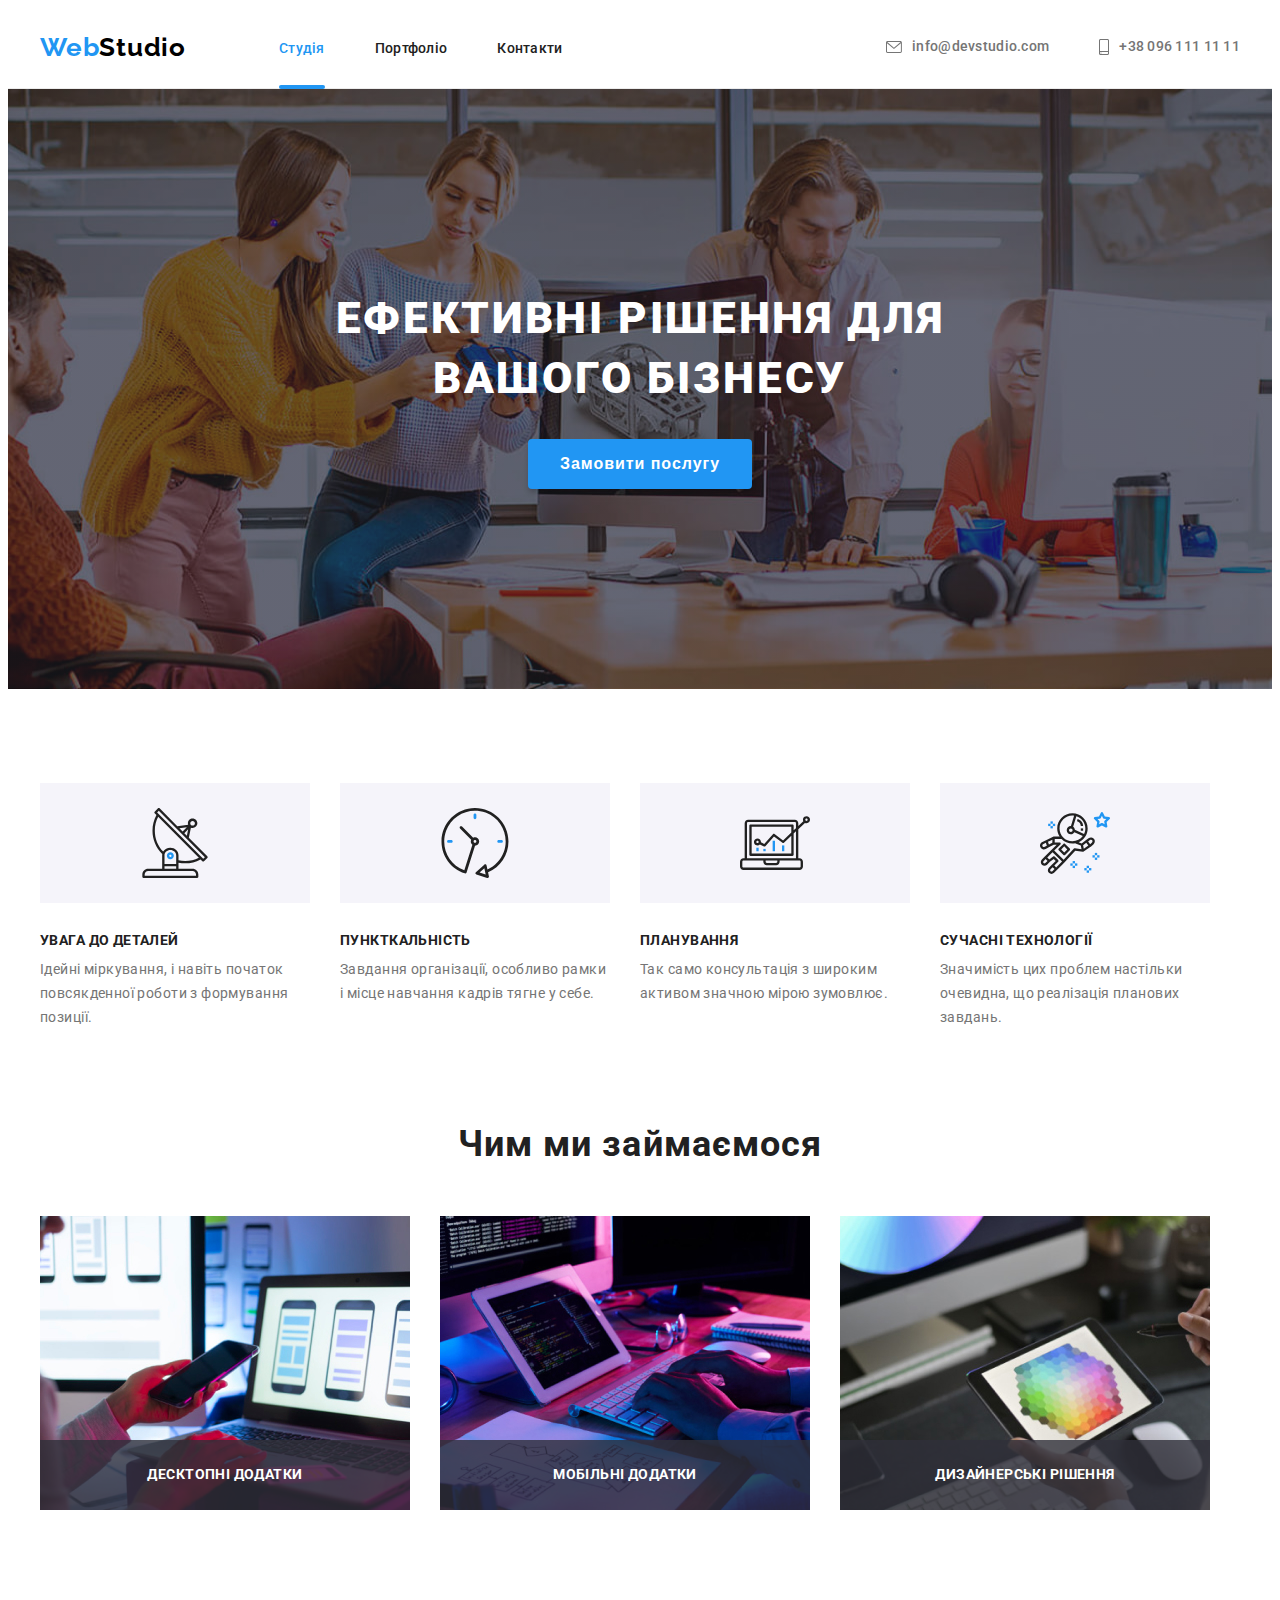
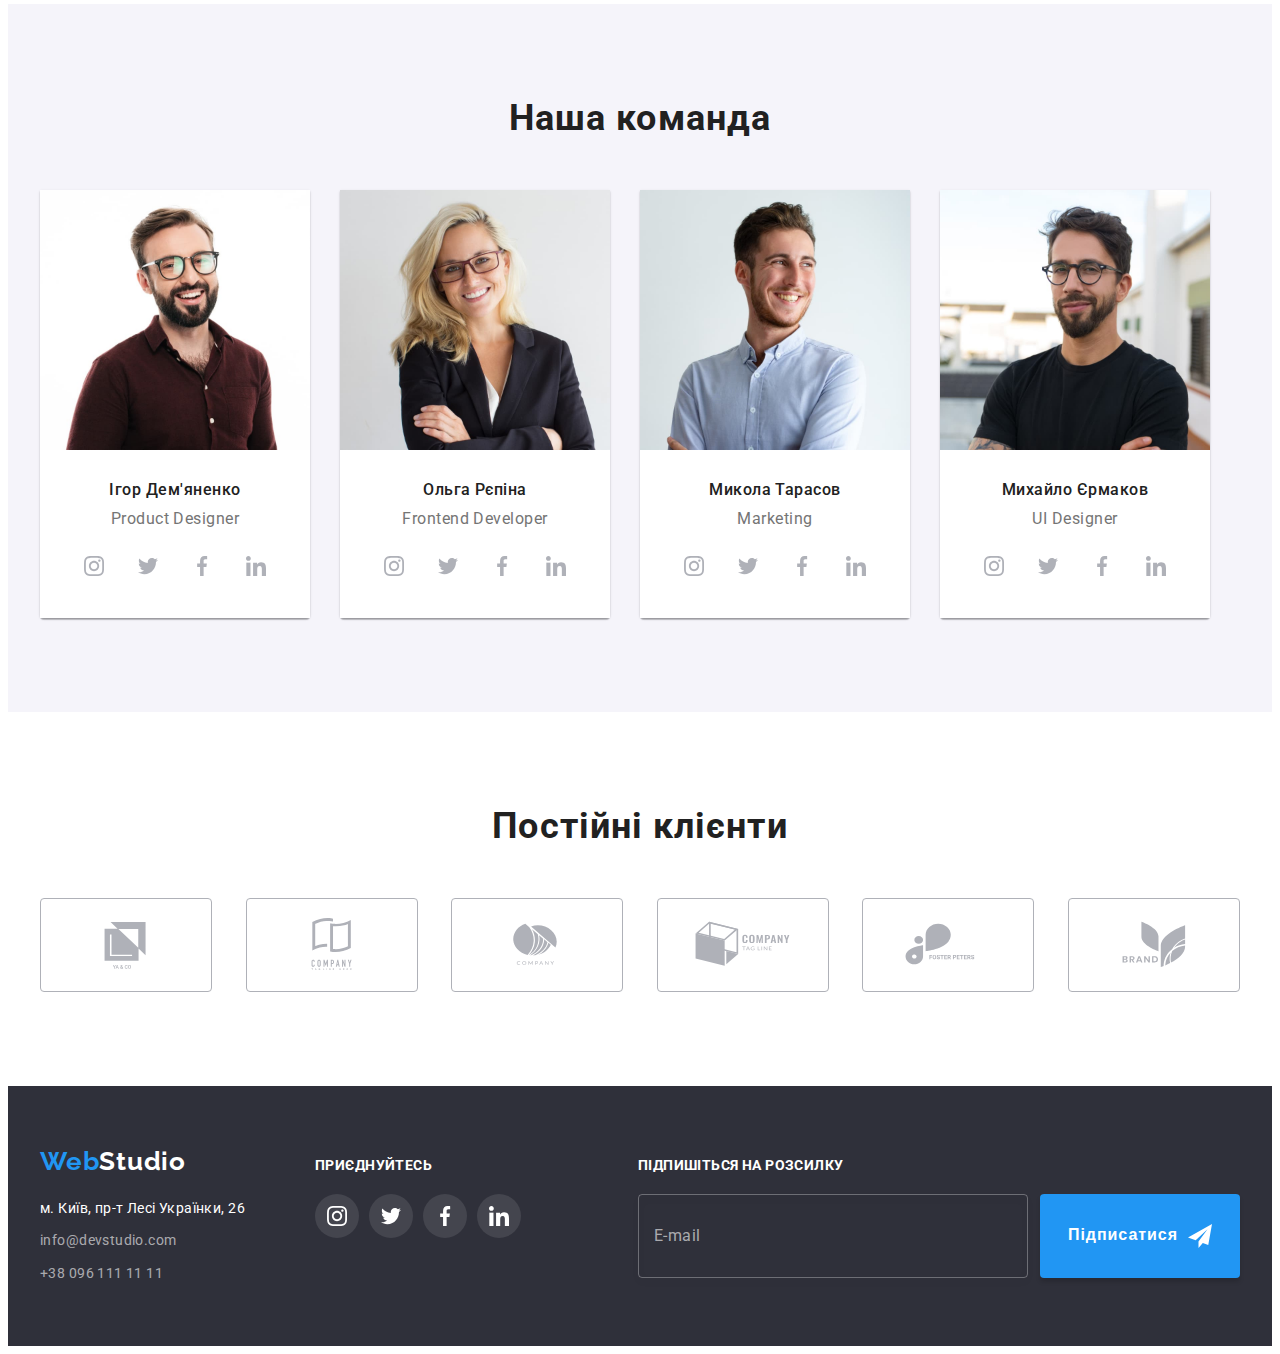
<file: index.html>
<!DOCTYPE html>
<html lang="uk">
<head>
    <meta charset="UTF-8">
    <meta http-equiv="X-UA-Compatible" content="IE=edge">
    <meta name="viewport" content="width=device-width, initial-scale=1.0">
    <link rel="preconnect" href="https://fonts.googleapis.com">
    <link rel="preconnect" href="https://fonts.gstatic.com" crossorigin>
    <link 
        href="https://fonts.googleapis.com/css2?family=Raleway:wght@700&family=Roboto:wght@400;500;700;900&display=swap"
        rel="stylesheet">
    <link rel="stylesheet" href="https://cdnjs.cloudflare.com/ajax/libs/modern-normalize/1.1.0/modern-normalize.min.css"
        integrity="sha512-wpPYUAdjBVSE4KJnH1VR1HeZfpl1ub8YT/NKx4PuQ5NmX2tKuGu6U/JRp5y+Y8XG2tV+wKQpNHVUX03MfMFn9Q=="
        crossorigin="anonymous" referrerpolicy="no-referrer" />
    <link rel="stylesheet" href="./css/styles.css">

    <link rel="apple-touch-icon" sizes="180x180" href="./img/favicon_io/apple-touch-icon.png">
    <link rel="icon" type="image/png" sizes="32x32" href="./img/favicon_io/favicon-32x32.png">
    <link rel="icon" type="image/png" sizes="16x16" href="./img/favicon_io/favicon-16x16.png">
    <link rel="manifest" href="./img/favicon_io/site.webmanifest">

    <title>WebStudio</title>
</head>
<body>
    <header class="header">
        <div class="container header-cont">
            <nav class="nav-cont">    
                <a class="logo" href="./index.html" lang="en"><span class="logo-blue-part">Web</span>Studio</a>
                <ul class="nav-list">
                    <li class="nav-list-item"><a class="nav-list-link current" href="./index.html">Студія</a></li>
                    <li class="nav-list-item"><a class="nav-list-link" href="./portfolio.html">Портфоліо</a></li>
                    <li class="nav-list-item"><a class="nav-list-link" href="#contacts">Контакти</a></li>
                </ul>  
            </nav>
            <ul class="contact-list">
                <li class="contact-list-item">
                    <a class="nav-contacts" href="mailto:info@devstudio.com">
                        <svg class="contact-list-icon" width="16" height="12">
                            <use href="./img/sprite.svg#envelope"></use>
                        </svg>
                        info@devstudio.com
                    </a>
                </li>
                <li class="contact-list-item">
                    <a class="nav-contacts" href="tel:+380961111111">
                        <svg class="contact-list-icon" width="10" height="16">
                            <use href="./img/sprite.svg#smartphone"></use>
                        </svg>
                        +38 096 111 11 11
                    </a>
                </li>
            </ul>
        </div>
    </header>  
 
    <main>
        <section class="hero">
            <div class="hero-cont">
                <h1 class="hero-title">Ефективні рішення для вашого бізнесу</h1>
                <button class="hero-btn" type="button" data-modal-open>Замовити послугу</button>              
            </div>
        </section>
        
        <section class="section">
            <div class="container">
                <h2 class="title-ghost">Наші особливості</h2>
                <ul class="advantages-list">
                    <li class="advantages-item">
                        <div class="advantages-cont-icon">
                            <svg class="advantages-icon" width="70" height="70">
                                <use href="./img/sprite.svg#antenna"></use>
                            </svg>
                        </div>
                        <h3 class="title-advantages">Увага до деталей</h3>
                        <p class="about-advantages">Ідейні міркування, і навіть початок повсякденної роботи з формування позиції.</p>
                    </li>
                    <li class="advantages-item">
                        <div class="advantages-cont-icon">
                            <svg class="advantages-icon" width="70" height="70">
                                <use href="./img/sprite.svg#clock"></use>
                            </svg>
                        </div>
                        <h3 class="title-advantages">Пункткальність</h3>
                        <p class="about-advantages">Завдання організації, особливо рамки і місце навчання кадрів тягне у себе.</p>
                    </li>
                    <li class="advantages-item">
                        <div class="advantages-cont-icon">
                            <svg class="advantages-icon" width="70" height="70">
                                <use href="./img/sprite.svg#diagram"></use>
                            </svg>
                        </div>
                        <h3 class="title-advantages">Планування</h3>
                        <p class="about-advantages">Так само консультація з широким активом значною мірою зумовлює.</p>
                    </li>
                    <li class="advantages-item">
                        <div class="advantages-cont-icon">
                            <svg class="advantages-icon" width="70" height="70">
                                <use href="./img/sprite.svg#astronaut"></use>
                            </svg>
                        </div>
                        <h3 class="title-advantages">Сучасні технології</h3>
                        <p class="about-advantages">Значимість цих проблем настільки очевидна, що реалізація планових завдань.</p>
                    </li>
                </ul>
            </div>
        </section>

        <section class="section work-section">            
            <div class="container">
                <h2 class="title-work">Чим ми займаємося</h2>
                <ul class="work-list">
                    <li class="work-item">
                        <div class="work-thumb">
                            <img class="work-item-img" src="./img/img_2.jpg" alt="фото робочого процесу" width="370" height="294">
                            <div class="work-item-about-wrap">
                                <p class="work-item-about">Десктопні додатки</p>
                            </div>
                        </div>
                    </li>
                    <li class="work-item">
                        <div class="work-thumb">
                            <img class="work-item-img" src="./img/img_1.jpg" alt="фото робочого процесу" width="370" height="294">
                            <div class="work-item-about-wrap">
                                <p class="work-item-about">Мобільні додатки</p>
                            </div>
                        </div>
                    </li>
                    <li class="work-item">
                        <div class="work-thumb">
                            <img class="work-item-img" src="./img/img_3.jpg" alt="фото робочого процесу" width="370" height="294">
                            <div class="work-item-about-wrap">
                                <p class="work-item-about">Дизайнерські рішення</p>
                            </div>
                        </div>
                    </li>
                </ul> 
            </div>           
        </section>

        <section class="section our-team-section">
            <div class="container">
                <h2 class="title-our-team">Наша команда</h2>
                <ul class="our-team-list">
                    <li class="our-team-item">
                        <img src="./img/photos_our_team/photo_1.jpg" alt="фото працівника Ігор Дем'яненко"
                        width="270"
                        height="260">
                        <div class="our-team-item-cont">
                            <h3 class="title-our-team-name">Ігор Дем'яненко</h3>
                            <p class="our-team-position" lang="en">Product Designer</p>
                            <ul class="our-team-social-links-list">
                                <li class="our-team-social-links-item">
                                    <a class="our-team-social-links-link" href="https://www.instagram.com/" target="_blank" rel="noreferrer noopener">
                                        <svg class="our-team-social-links-icon" width="20" height="20">
                                            <use href="./img/sprite.svg#instagram"></use>
                                        </svg>
                                    </a>
                                </li>
                                <li class="our-team-social-links-item">
                                    <a class="our-team-social-links-link" href="https://twitter.com" target="_blank" rel="noreferrer noopener">
                                        <svg class="our-team-social-links-icon" width="20" height="20">
                                            <use href="./img/sprite.svg#twitter"></use>
                                        </svg>
                                    </a>
                                </li>
                                <li class="our-team-social-links-item">
                                    <a class="our-team-social-links-link" href="https://www.facebook.com/" target="_blank" rel="noreferrer noopener">
                                        <svg class="our-team-social-links-icon" width="20" height="20">
                                            <use href="./img/sprite.svg#facebook"></use>
                                        </svg>
                                    </a>
                                </li>
                                <li class="our-team-social-links-item">
                                    <a class="our-team-social-links-link" href="https://www.linkedin.com/" target="_blank" rel="noreferrer noopener">
                                        <svg class="our-team-social-links-icon" width="20" height="20">
                                            <use href="./img/sprite.svg#linkedin"></use>
                                        </svg>
                                    </a>
                                </li>
                            </ul>
                        </div>
                    </li>
                    <li class="our-team-item">
                        <img src="./img/photos_our_team/photo_2.jpg" alt="фото працівника Ольга Рєпіна"
                        width="270"
                        height="260">
                        <div class="our-team-item-cont">
                            <h3 class="title-our-team-name">Ольга Рєпіна</h3>
                            <p class="our-team-position" lang="en">Frontend Developer</p>
                            <ul class="our-team-social-links-list">
                                <li class="our-team-social-links-item">
                                    <a class="our-team-social-links-link" href="https://www.instagram.com/" target="_blank" rel="noreferrer noopener">
                                        <svg class="our-team-social-links-icon" width="20" height="20">
                                            <use href="./img/sprite.svg#instagram"></use>
                                        </svg>
                                    </a>
                                </li>
                                <li class="our-team-social-links-item">
                                    <a class="our-team-social-links-link" href="https://twitter.com" target="_blank" rel="noreferrer noopener">
                                        <svg class="our-team-social-links-icon" width="20" height="20">
                                            <use href="./img/sprite.svg#twitter"></use>
                                        </svg>
                                    </a>
                                </li>
                                <li class="our-team-social-links-item">
                                    <a class="our-team-social-links-link" href="https://www.facebook.com/" target="_blank" rel="noreferrer noopener">
                                        <svg class="our-team-social-links-icon" width="20" height="20">
                                            <use href="./img/sprite.svg#facebook"></use>
                                        </svg>
                                    </a>
                                </li>
                                <li class="our-team-social-links-item">
                                    <a class="our-team-social-links-link" href="https://www.linkedin.com/" target="_blank" rel="noreferrer noopener">
                                        <svg class="our-team-social-links-icon" width="20" height="20">
                                            <use href="./img/sprite.svg#linkedin"></use>
                                        </svg>
                                    </a>
                                </li>
                            </ul>
                        </div>
                    </li>
                    <li class="our-team-item">
                        <img src="./img/photos_our_team/photo_3.jpg" alt="фото працівника Микола Тарасов"
                        width="270"
                        height="260">
                        <div class="our-team-item-cont">
                            <h3 class="title-our-team-name">Микола Тарасов</h3>
                            <p class="our-team-position" lang="en">Marketing</p>
                            <ul class="our-team-social-links-list">
                                <li class="our-team-social-links-item">
                                    <a class="our-team-social-links-link" href="https://www.instagram.com/" target="_blank" rel="noreferrer noopener">
                                        <svg class="our-team-social-links-icon" width="20" height="20">
                                            <use href="./img/sprite.svg#instagram"></use>
                                        </svg>
                                    </a>
                                </li>
                                <li class="our-team-social-links-item">
                                    <a class="our-team-social-links-link" href="https://twitter.com" target="_blank" rel="noreferrer noopener">
                                        <svg class="our-team-social-links-icon" width="20" height="20">
                                            <use href="./img/sprite.svg#twitter"></use>
                                        </svg>
                                    </a>
                                </li>
                                <li class="our-team-social-links-item">
                                    <a class="our-team-social-links-link" href="https://www.facebook.com/" target="_blank" rel="noreferrer noopener">
                                        <svg class="our-team-social-links-icon" width="20" height="20">
                                            <use href="./img/sprite.svg#facebook"></use>
                                        </svg>
                                    </a>
                                </li>
                                <li class="our-team-social-links-item">
                                    <a class="our-team-social-links-link" href="https://www.linkedin.com/" target="_blank" rel="noreferrer noopener">
                                        <svg class="our-team-social-links-icon" width="20" height="20">
                                            <use href="./img/sprite.svg#linkedin"></use>
                                        </svg>
                                    </a>
                                </li>
                            </ul>
                        </div>
                    </li>
                    <li class="our-team-item">
                        <img src="./img/photos_our_team/photo_4.jpg" alt="фото працівника Михайло Єрмаков"
                        width="270"
                        height="260">
                        <div class="our-team-item-cont">
                            <h3 class="title-our-team-name">Михайло Єрмаков</h3>
                            <p class="our-team-position" lang="en">UI Designer</p>
                            <ul class="our-team-social-links-list">
                                <li class="our-team-social-links-item">
                                    <a class="our-team-social-links-link" href="https://www.instagram.com/" target="_blank" rel="noreferrer noopener">
                                        <svg class="our-team-social-links-icon" width="20" height="20">
                                            <use href="./img/sprite.svg#instagram"></use>
                                        </svg>
                                    </a>
                                </li>
                                <li class="our-team-social-links-item">
                                    <a class="our-team-social-links-link" href="https://twitter.com" target="_blank" rel="noreferrer noopener">
                                        <svg class="our-team-social-links-icon" width="20" height="20">
                                            <use href="./img/sprite.svg#twitter"></use>
                                        </svg>
                                    </a>
                                </li>
                                <li class="our-team-social-links-item">
                                    <a class="our-team-social-links-link" href="https://www.facebook.com/" target="_blank" rel="noreferrer noopener">
                                        <svg class="our-team-social-links-icon" width="20" height="20">
                                            <use href="./img/sprite.svg#facebook"></use>
                                        </svg>
                                    </a>
                                </li>
                                <li class="our-team-social-links-item">
                                    <a class="our-team-social-links-link" href="https://www.linkedin.com/" target="_blank" rel="noreferrer noopener">
                                        <svg class="our-team-social-links-icon" width="20" height="20">
                                            <use href="./img/sprite.svg#linkedin"></use>
                                        </svg>
                                    </a>
                                </li>
                            </ul>
                        </div>
                    </li>
                </ul>
            </div>

        </section>

        <section class="section">
            <div class="container">
                <h2 class="title-clients">Постійні клієнти</h2>
                <ul class="clients-list">
                    <li>
                        <a class="clients-link" href="#">
                            <svg class="clients-icon" width="108" height="60">
                                <use href="./img/sprite.svg#logo-1"></use>
                            </svg>
                        </a>
                    </li>
                    <li>
                        <a class="clients-link" href="#">
                            <svg class="clients-icon" width="108" height="60">
                                <use href="./img/sprite.svg#logo-2"></use>
                            </svg>
                        </a>
                    </li>
                    <li>
                        <a class="clients-link" href="#">
                            <svg class="clients-icon" width="108" height="60">
                                <use href="./img/sprite.svg#logo-3"></use>
                            </svg>
                        </a>
                    </li>
                    <li>
                        <a class="clients-link" href="#">
                            <svg class="clients-icon" width="108" height="60">
                                <use href="./img/sprite.svg#logo-4"></use>
                            </svg>
                        </a>
                    </li>
                    <li>
                        <a class="clients-link" href="#">
                            <svg class="clients-icon" width="108" height="60">
                                <use href="./img/sprite.svg#logo-5"></use>
                            </svg>
                        </a>
                    </li>
                    <li>
                        <a class="clients-link" href="#">
                            <svg class="clients-icon" width="108" height="60">
                                <use href="./img/sprite.svg#logo-6"></use>
                            </svg>
                        </a>
                    </li>
                </ul>
            </div>
        </section>

    </main>

    <footer class="footer">
        <div class="container">
            <div class="left-wrap">
                <a class="logo logo-footer" href="./index.html" lang="en"><span class="logo-blue-part">Web</span>Studio</a>
                <address id="contacts">
                    <ul>
                        <li class="addr-item"><a class="adrs-location" href="https://goo.gl/maps/pZ8tC1NnmDL2XRqE7" 
                            target="_blank" 
                            rel="noopener noreferrel"
                            > м. Київ, пр-т Лесі Українки, 26</a>
                        </li>
                        <li class="addr-item"><a class="adrs-cont" href="mailto:info@devstudio.com">info@devstudio.com</a></li>
                        <li class="addr-item"><a class="adrs-cont" href="tel:+380961111111">+38 096 111 11 11</a></li>
                    </ul>
                </address>
            </div>
            <div class="center-wrap">
                <b class="title-social-links wrap-title">Приєднуйтесь</b>
                <ul class="footer-social-links-list">
                    <li class="footer-social-links-item">
                        <a class="footer-social-links-link" href="https://www.instagram.com/" target="_blank"
                            rel="noreferrer noopener">
                            <svg class="footer-social-links-icon" width="20" height="20">
                                <use href="./img/sprite.svg#instagram"></use>
                            </svg>
                        </a>
                    </li>
                    <li class="footer-social-links-item">
                        <a class="footer-social-links-link" href="https://twitter.com" target="_blank" rel="noreferrer noopener">
                            <svg class="footer-social-links-icon" width="20" height="20">
                                <use href="./img/sprite.svg#twitter"></use>
                            </svg>
                        </a>
                    </li>
                    <li class="footer-social-links-item">
                        <a class="footer-social-links-link" href="https://www.facebook.com/" target="_blank"
                            rel="noreferrer noopener">
                            <svg class="footer-social-links-icon" width="20" height="20">
                                <use href="./img/sprite.svg#facebook"></use>
                            </svg>
                        </a>
                    </li>
                    <li class="footer-social-links-item">
                        <a class="footer-social-links-link" href="https://www.linkedin.com/" target="_blank"
                            rel="noreferrer noopener">
                            <svg class="footer-social-links-icon" width="20" height="20">
                                <use href="./img/sprite.svg#linkedin"></use>
                            </svg>
                        </a>
                    </li>
                </ul>
            </div>
            <div class="right-wrap">
                <form class="subscription-form">
                    <b class="subscription-form-title wrap-title">Підпишіться на розсилку</b>
                    <div class="subscription-form-field-wrap">
                        <label class="subscription-form-field">
                            <input class="subscription-form-input" type="email" name="user_email" required autocomplete="off" placeholder=" ">
                            <span class="subscription-form-label">E-mail</span>
                        </label>
                        <button class="subscription-form-submit-btn" type="submit">
                            Підписатися
                            <svg class="subscription-form-submit-icon" width="24" height="24">
                                <use href="./img/sprite.svg#icon-send"></use>
                            </svg>                
                        </button> 
                    </div>                   
                </form>

            </div>
        </div>
    </footer>

    <div class="backdrop is-hidden" data-modal>
        <div class="modal">
            <button type="button" class="modal-close-btn" data-modal-close>
                <svg class="modal-close-icon" width="18" height="18">
                    <use href="./img/sprite.svg#close-icon"></use>
                </svg>
            </button>

            <form class="contact-form">
            
                <b class="contact-form-title">Залиште свої дані, ми вам передзвонимо</b>
            
                <label class="contact-form-field">
                    <span class="contact-form-label">Ім'я</span>
                    <input class="contact-form-input" name="user_name" type="text" required autocomplete="off" placeholder=" ">                    
                    <svg class="contact-form-icon" width="18" height="18">
                        <use href="./img/sprite.svg#person"></use>
                    </svg>
                </label>
            
                <label class="contact-form-field">
                    <span class="contact-form-label">Телефон</span>
                    <input class="contact-form-input" name="user_tel" type="tel" required autocomplete="off" placeholder=" ">
                    <svg class="contact-form-icon" width="18" height="18">
                        <use href="./img/sprite.svg#phone"></use>
                    </svg>
                </label>

                <label class="contact-form-field">
                    <span class="contact-form-label">Пошта</span>
                    <input class="contact-form-input" name="user_email" type="email" required autocomplete="off" placeholder=" ">
                    <svg class="contact-form-icon" width="18" height="18">
                        <use href="./img/sprite.svg#email"></use>
                    </svg>
                </label>
            
                <label class="contact-form-field">
                    <span class="contact-form-label contact-form-label-message">Коментар</span>
                    <textarea class="contact-form-message" name="user_message" placeholder=" "></textarea>                                  
                </label>
            
                <label class="contact-form-checkbox-field">
                    <input class="contact-form-checkbox" name="accept_policy" type="checkbox" required>
                    <svg class="contact-form-icon-check" width="16" height="16">
                        <use href="./img/sprite.svg#full-check"></use>
                    </svg>
                    <span class="contact-form-checkbox-label">
                        Погоджуюся з розсилкою та приймаю <a href="">Умови договору</a>
                    </span>
                </label>
            
                <button class="contact-form-submit-btn" type="submit">Відправити</button>
            </form>





        </div>
    </div>

    <script src="./js/modal.js"></script>

</body>
</html>
</file>
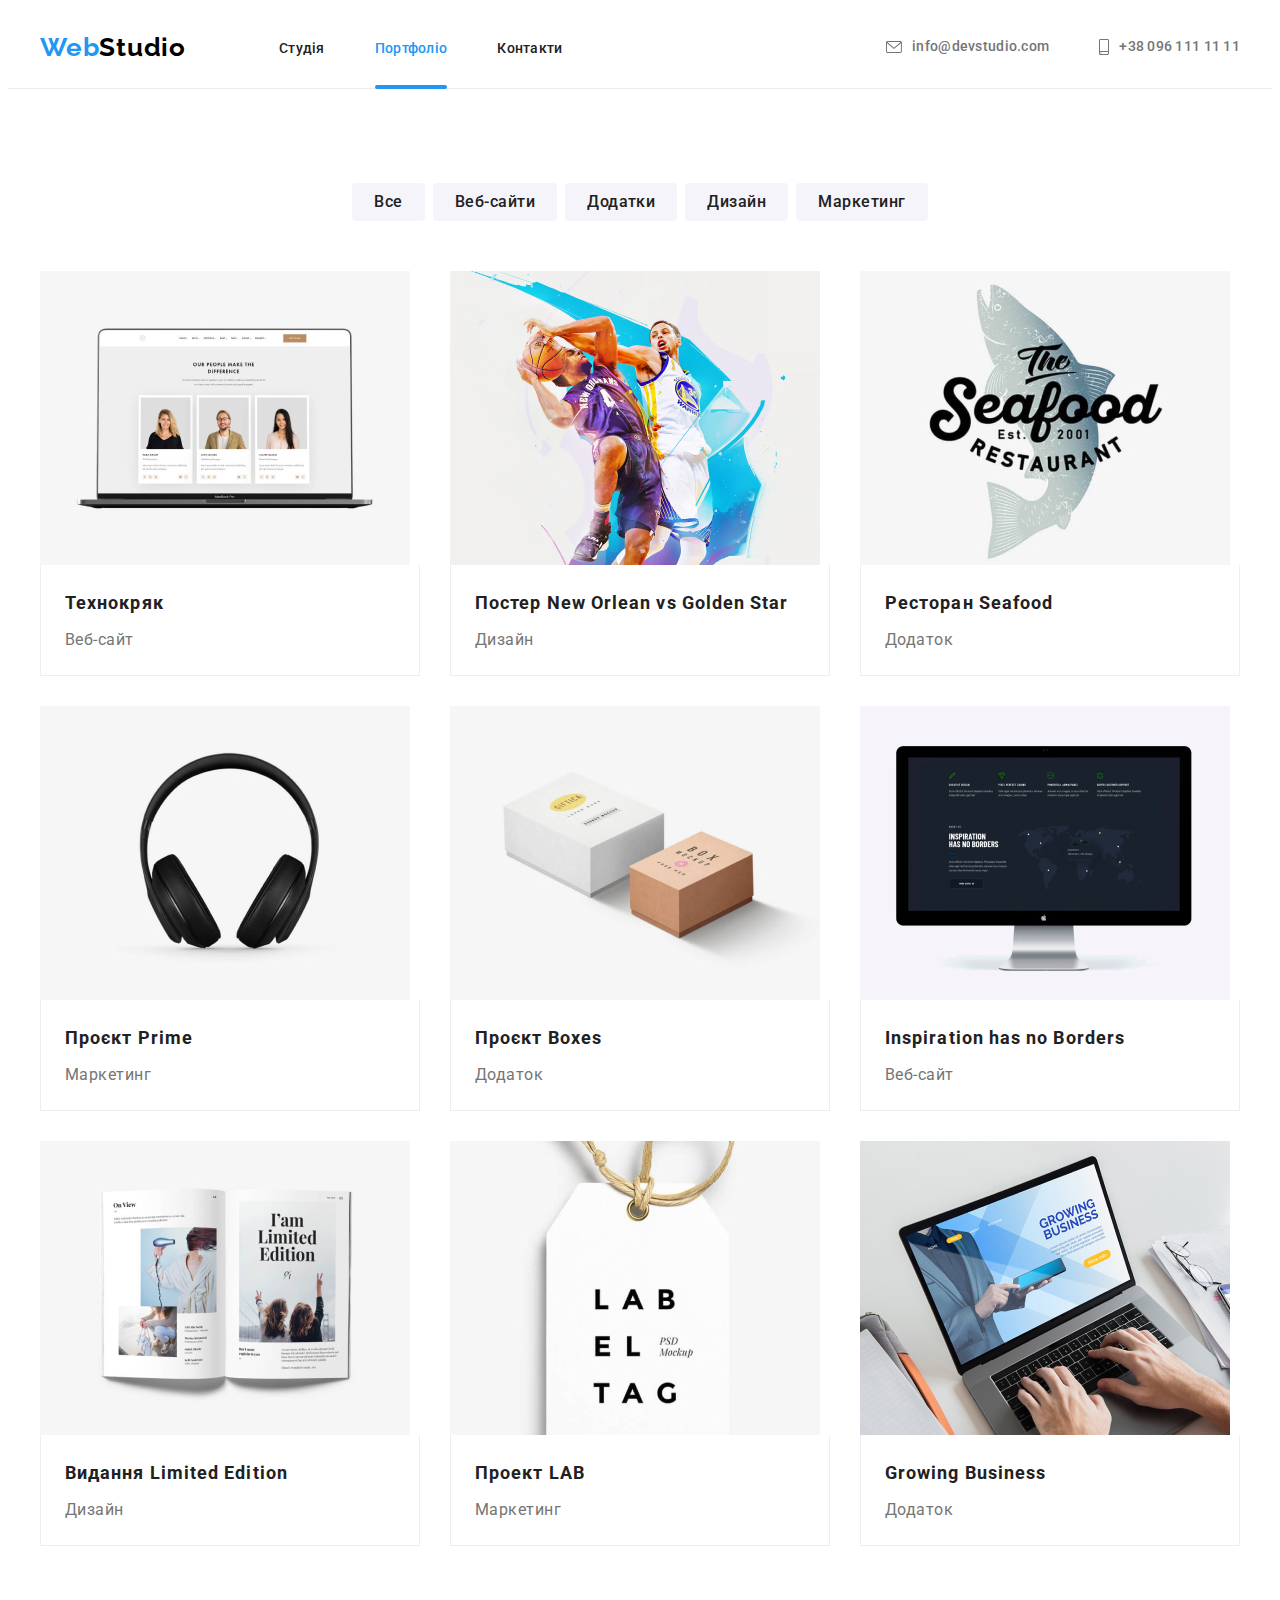
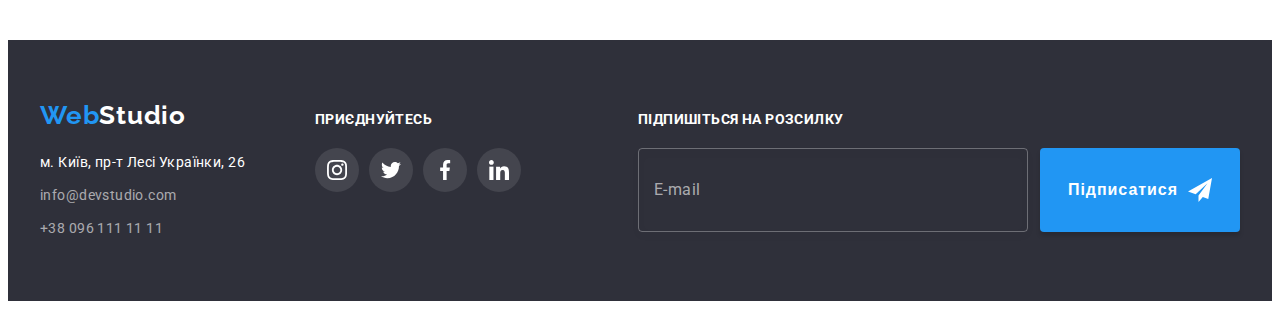
<file: portfolio.html>
<!DOCTYPE html>
<html lang="uk">
<head>
    <meta charset="UTF-8">
    <meta http-equiv="X-UA-Compatible" content="IE=edge">
    <meta name="viewport" content="width=device-width, initial-scale=1.0">
    <link rel="preconnect" href="https://fonts.googleapis.com">
    <link rel="preconnect" href="https://fonts.gstatic.com" crossorigin>
    <link
        href="https://fonts.googleapis.com/css2?family=Raleway:wght@700&family=Roboto:wght@400;500;700;900&display=swap"
        rel="stylesheet">
    <link rel="stylesheet" href="https://cdnjs.cloudflare.com/ajax/libs/modern-normalize/1.1.0/modern-normalize.min.css"
        integrity="sha512-wpPYUAdjBVSE4KJnH1VR1HeZfpl1ub8YT/NKx4PuQ5NmX2tKuGu6U/JRp5y+Y8XG2tV+wKQpNHVUX03MfMFn9Q=="
        crossorigin="anonymous" referrerpolicy="no-referrer" />
    <link rel="stylesheet" href="./css/styles.css">

    <link rel="apple-touch-icon" sizes="180x180" href="./img/favicon_io/apple-touch-icon.png">
    <link rel="icon" type="image/png" sizes="32x32" href="./img/favicon_io/favicon-32x32.png">
    <link rel="icon" type="image/png" sizes="16x16" href="./img/favicon_io/favicon-16x16.png">
    <link rel="manifest" href="./img/favicon_io/site.webmanifest">

    <title>WebStudio</title>
</head>
<body>
    <header class="header">
        <div class="container header-cont">
            <nav class="nav-cont">
                <a class="logo" href="./index.html" lang="en"><span class="logo-blue-part">Web</span>Studio</a>
                <ul class="nav-list">
                    <li class="nav-list-item"><a class="nav-list-link" href="./index.html">Студія</a></li>
                    <li class="nav-list-item"><a class="nav-list-link current" href="./portfolio.html">Портфоліо</a></li>
                    <li class="nav-list-item"><a class="nav-list-link" href="#contacts">Контакти</a></li>
                </ul>
            </nav>
            <ul class="contact-list">
                <li class="contact-list-item">
                    <a class="nav-contacts" href="mailto:info@devstudio.com">
                        <svg class="contact-list-icon" width="16" height="12">
                            <use href="./img/sprite.svg#envelope"></use>
                        </svg>
                        info@devstudio.com
                    </a>
                </li>
                <li class="contact-list-item">
                    <a class="nav-contacts" href="tel:+380961111111">
                        <svg class="contact-list-icon" width="10" height="16">
                            <use href="./img/sprite.svg#smartphone"></use>
                        </svg>
                        +38 096 111 11 11
                    </a>
                </li>
            </ul>
        </div>
    </header>
    
    <main>
        <section class="section">
            <div class="container">
                <h1 class="title-ghost">Приклади наших робіт</h1>
                <ul class="filters-list">
                    <li class="filters-list-item"><button class="btn-filters" type="button">Все</button></li>
                    <li class="filters-list-item"><button class="btn-filters" type="button">Веб-сайти</button></li>
                    <li class="filters-list-item"><button class="btn-filters" type="button">Додатки</button></li>
                    <li class="filters-list-item"><button class="btn-filters" type="button">Дизайн</button></li>
                    <li class="filters-list-item"><button class="btn-filters" type="button">Маркетинг</button></li>
                </ul>
    
                <ul class="portfolio">
                    
                    <li class="portfolio-item">
                        <a class="portfolio-item-link" href="#">
                            <div class="portfolio-thumb">
                                <img src="./img/portfolio/img.jpg" alt="сторінка веб-сайту"
                                Width="370"
                                Height="294">
                                <div class="portfolio-overlay">
                                    <p class="portfolio-item-about">Ресурс пропонує комплексні пропозиції з різним рівнем функціоналу та сервісів. Все це дозволить відвідувачу отримати
                                    вичерпні відомості про компанію чи приватну особу.</p>
                                </div>
                            </div>
                            <div class="portfolio-item-cont">
                                <h2 class="title-examples-work" >Технокряк</h2>
                                <p class="examples-work-types">Веб-сайт</p>
                            </div>
                        </a>
                    </li>
                    <li class="portfolio-item">
                        <a class="portfolio-item-link" href="#">
                            <div class="portfolio-thumb">
                                <img src="./img/portfolio/img-1.jpg" alt="постер з двома баскетболістами" Width="370" Height="294">
                                <div class="portfolio-overlay">
                                    <p class="portfolio-item-about">Lorem ipsum dolor sit amet consectetur, adipisicing elit. Totam sed doloribus illum nisi. Illum corporis iste, mollitia quasi sit in ipsa vel.</p>
                                </div>
                            </div>
                            <div class="portfolio-item-cont">
                                <h2 class="title-examples-work">Постер <span lang="en"> New Orlean vs Golden Star</span></h2>
                                <p class="examples-work-types">Дизайн</p>
                            </div>                                                       
                        </a>
                    </li>
                    <li class="portfolio-item">
                        <a class="portfolio-item-link" href="#">
                            <div class="portfolio-thumb">
                                <img src="./img/portfolio/img-2.jpg" alt="реклама ресторану" Width="370" Height="294">
                                <div class="portfolio-overlay">
                                    <p class="portfolio-item-about">Lorem ipsum dolor sit amet consectetur, adipisicing elit. Totam sed doloribus
                                        illum nisi. Illum corporis iste, mollitia quasi sit in ipsa vel.</p>
                                </div>
                            </div>                            
                            <div class="portfolio-item-cont">
                                <h2 class="title-examples-work">Ресторан <span lang="en">Seafood</span></h2>
                                <p class="examples-work-types">Додаток</p>
                            </div>
                        </a>
                    </li>                        
                    <li class="portfolio-item">
                        <a class="portfolio-item-link" href="#">
                            <div class="portfolio-thumb">
                                <img src="./img/portfolio/img-3.jpg" alt="фото невушників" Width="370" Height="294">
                                <div class="portfolio-overlay">
                                    <p class="portfolio-item-about">Lorem ipsum dolor sit amet consectetur, adipisicing elit. Totam sed doloribus
                                        illum nisi. Illum corporis iste, mollitia quasi sit in ipsa vel.</p>
                                </div>
                            </div>                            
                            <div class="portfolio-item-cont">
                                <h2 class="title-examples-work">Проєкт <span lang="en">Prime</span></h2>
                                <p class="examples-work-types">Маркетинг</p>
                            </div>
                        </a>
                    </li>
                    <li class="portfolio-item">
                        <a class="portfolio-item-link" href="#">
                            <div class="portfolio-thumb">
                                <img src="./img/portfolio/img-4.jpg" alt="фото коробок" Width="370" Height="294">
                                <div class="portfolio-overlay">
                                    <p class="portfolio-item-about">Lorem ipsum dolor sit amet consectetur, adipisicing elit. Totam sed doloribus
                                        illum nisi. Illum corporis iste, mollitia quasi sit in ipsa vel.</p>
                                </div>
                            </div>                            
                            <div class="portfolio-item-cont">
                                <h2 class="title-examples-work">Проєкт <span lang="en">Boxes</span></h2>
                                <p class="examples-work-types">Додаток</p>
                            </div>
                        </a>
                    </li>
                    <li class="portfolio-item">
                        <a class="portfolio-item-link" href="#">
                            <div class="portfolio-thumb">
                                <img src="./img/portfolio/img-5.jpg" alt="монітор з відкритим веб-сайтом" Width="370" Height="294">
                                <div class="portfolio-overlay">
                                    <p class="portfolio-item-about">Lorem ipsum dolor sit amet consectetur, adipisicing elit. Totam sed doloribus
                                        illum nisi. Illum corporis iste, mollitia quasi sit in ipsa vel.</p>
                                </div>
                            </div>                            
                            <div class="portfolio-item-cont">
                                <h2 class="title-examples-work" lang="en">Inspiration has no Borders</h2>
                                <p class="examples-work-types">Веб-сайт</p>
                            </div>
                        </a>
                    </li>          
                    <li class="portfolio-item">
                        <a class="portfolio-item-link" href="#">
                            <div class="portfolio-thumb">
                                <img src="./img/portfolio/img-6.jpg" alt="розгорнута книжка" Width="370" Height="294">
                                <div class="portfolio-overlay">
                                    <p class="portfolio-item-about">Lorem ipsum dolor sit amet consectetur, adipisicing elit. Totam sed doloribus
                                        illum nisi. Illum corporis iste, mollitia quasi sit in ipsa vel.</p>
                                </div>
                            </div>                            
                            <div class="portfolio-item-cont">
                                <h2 class="title-examples-work" >Видання <span lang="en">Limited Edition</span></h2>
                                <p class="examples-work-types">Дизайн</p>
                            </div>
                        </a>
                    </li>
                    <li class="portfolio-item">
                        <a class="portfolio-item-link" href="#">
                            <div class="portfolio-thumb">
                                <img src="./img/portfolio/img-7.jpg" alt="фото етикетки з рекламою" Width="370" Height="294">
                                <div class="portfolio-overlay">
                                    <p class="portfolio-item-about">Lorem ipsum dolor sit amet consectetur, adipisicing elit. Totam sed doloribus
                                        illum nisi. Illum corporis iste, mollitia quasi sit in ipsa vel.</p>
                                </div>
                            </div>                            
                            <div class="portfolio-item-cont">
                                <h2 class="title-examples-work" >Проект <span lang="en">LAB</span></h2>
                                <p class="examples-work-types">Маркетинг</p>
                            </div>
                        </a>
                    </li>
                    <li class="portfolio-item">
                        <a class="portfolio-item-link" href="#">
                            <div class="portfolio-thumb">
                                <img src="./img/portfolio/img-8.jpg" alt="ноутбук з відкритою програмою" Width="370" Height="294">
                                <div class="portfolio-overlay">
                                    <p class="portfolio-item-about">Lorem ipsum dolor sit amet consectetur, adipisicing elit. Totam sed doloribus
                                        illum nisi. Illum corporis iste, mollitia quasi sit in ipsa vel.</p>
                                </div>
                            </div>                            
                            <div class="portfolio-item-cont">
                                <h2 class="title-examples-work" lang="en">Growing Business</h2>
                                <p class="examples-work-types">Додаток</p>
                            </div>
                        </a>
                    </li>
                    
                </ul>

            </div>   
        </section>
        
    </main>
    
    <footer class="footer">
        <div class="container">
            <div class="left-wrap">
                <a class="logo logo-footer" href="./index.html" lang="en"><span class="logo-blue-part">Web</span>Studio</a>
                <address id="contacts">
                    <ul>
                        <li class="addr-item"><a class="adrs-location" href="https://goo.gl/maps/pZ8tC1NnmDL2XRqE7"
                                target="_blank" rel="noopener noreferrel"> м. Київ, пр-т Лесі Українки, 26</a>
                        </li>
                        <li class="addr-item"><a class="adrs-cont" href="mailto:info@devstudio.com">info@devstudio.com</a>
                        </li>
                        <li class="addr-item"><a class="adrs-cont" href="tel:+380961111111">+38 096 111 11 11</a></li>
                    </ul>
                </address>
            </div>
            <div class="center-wrap">
                <b class="title-social-links wrap-title">Приєднуйтесь</b>
                <ul class="footer-social-links-list">
                    <li class="footer-social-links-item">
                        <a class="footer-social-links-link" href="https://www.instagram.com/" target="_blank"
                            rel="noreferrer noopener">
                            <svg class="footer-social-links-icon" width="20" height="20">
                                <use href="./img/sprite.svg#instagram"></use>
                            </svg>
                        </a>
                    </li>
                    <li class="footer-social-links-item">
                        <a class="footer-social-links-link" href="https://twitter.com" target="_blank"
                            rel="noreferrer noopener">
                            <svg class="footer-social-links-icon" width="20" height="20">
                                <use href="./img/sprite.svg#twitter"></use>
                            </svg>
                        </a>
                    </li>
                    <li class="footer-social-links-item">
                        <a class="footer-social-links-link" href="https://www.facebook.com/" target="_blank"
                            rel="noreferrer noopener">
                            <svg class="footer-social-links-icon" width="20" height="20">
                                <use href="./img/sprite.svg#facebook"></use>
                            </svg>
                        </a>
                    </li>
                    <li class="footer-social-links-item">
                        <a class="footer-social-links-link" href="https://www.linkedin.com/" target="_blank"
                            rel="noreferrer noopener">
                            <svg class="footer-social-links-icon" width="20" height="20">
                                <use href="./img/sprite.svg#linkedin"></use>
                            </svg>
                        </a>
                    </li>
                </ul>
            </div>
            <div class="right-wrap">
                <form class="subscription-form">
                    <b class="subscription-form-title wrap-title">Підпишіться на розсилку</b>
                    <div class="subscription-form-field-wrap">
                        <label class="subscription-form-field">
                            <input class="subscription-form-input" type="email" name="user_email" required
                                autocomplete="off" placeholder=" ">
                            <span class="subscription-form-label">E-mail</span>
                        </label>
                        <button class="subscription-form-submit-btn" type="submit">
                            Підписатися
                            <svg class="subscription-form-submit-icon" width="24" height="24">
                                <use href="./img/sprite.svg#icon-send"></use>
                            </svg>
                        </button>
                    </div>
                </form>
    
            </div>
        </div>
    </footer>
    
</body>
</html>
</file>
<file: css/styles.css>
:root{
    /* font */
    --main-font: 'Roboto', sans-serif;
    --secondary-font: 'Raleway', sans-serif;

    /* color */
    --main-color: #212121;
    --black: #000000;
    --blue: #2196F3;
    --grey: #757575;;
    --white: #FFFFFF;
    --white-transparent: rgba(255, 255, 255, 0.6);
    --backgr-dark-grey:#2F303A;
    --backgr-light-grey: #F5F4FA;
    --backgr-btn-active: #188CE8 ;
    --icon-svg:#AFB1B8;
}

body{
    font-family: var(--main-font);
    color: var(--main-color);
}

h1,h2,h3,p {
    margin-top: 0;
    margin-bottom: 0;
}

ul {
    margin-top: 0;
    margin-bottom: 0;
    padding-left: 0;
    list-style: none;
}

img {
    display: block;
}

a{
    text-decoration: none;
}


.container {
    width: 1200px;
    padding-left: 15px;
    padding-right: 15px;
    margin-left: auto;
    margin-right: auto;
}

.section {
    padding-top: 94px;
    padding-bottom: 94px;
}


/*   header   */

.header{
    padding-top: 24px;
    padding-bottom: 25px;

    border-bottom: 1px solid #ECECEC;
}

.header-cont{
    display: flex;
    align-items: center;
}

.nav-cont{
    display: flex;
    align-items: center;
}

.nav-list{
    display: flex;
    align-items: center;
}

.contact-list{
    display: flex;
    align-items: center;
}

.logo{
    margin-right: 93px;
    font-family: var(--secondary-font);
    font-weight: 700;
    font-size: 26px;
    line-height: 1.19;
    letter-spacing: 0.03em;
    color: var(--black);
}

.logo-blue-part{
    color: var(--blue);
}

.nav-list-item + .nav-list-item{
    margin-left: 50px;
}

.nav-list-link{
    position: relative;
    padding-bottom: 33px;
    
    font-weight: 500;
    font-size: 14px;
    line-height: 1.14;
    letter-spacing: 0.02em;
    color: var(--main-color);
    transition: color 250ms cubic-bezier(0.4, 0, 0.2, 1);
}

.nav-list-link.current {
    color: var(--blue);
}

.current::after{
    position: absolute;
    left: 0;
    bottom: 0;
    
    height: 4px;
    width: 100%;

    content: '';
    background-color: var(--blue); 
    border-radius: 2px;    
}

.contact-list{
    margin-left: auto;
}

.contact-list-item + .contact-list-item{
    margin-left: 50px;
}

.nav-contacts{
    display: flex;
    align-items: center;
    
    font-weight: 500;
    font-size: 14px;
    line-height: 1.14;
    letter-spacing: 0.02em;
    color:var(--grey);   
    transition: color 250ms cubic-bezier(0.4, 0, 0.2, 1);
}

.nav-contacts:hover, .nav-list-link:hover, 
.nav-contacts:focus, .nav-list-link:focus, 
.adrs-location:hover, .adrs-cont:hover,
.adrs-location:focus, .adrs-cont:focus{
    color: var(--blue);
}

.contact-list-icon{
    fill: currentColor;
    margin-right: 10px;
}

/*   end header   */


/*   hero   */

.hero{
    max-width: 1600px;
    padding: 200px 0;
    margin-left: auto;
    margin-right: auto;

    background: var(--backgr-dark-grey);
    background-image: linear-gradient(rgba(47, 48, 58, 0.4), rgba(47, 48, 58, 0.4)), url(../img/hero.jpg);
    background-repeat: no-repeat;
    background-position: center;
}

.hero-cont{
    width: 696px;
    margin-left: auto;
    margin-right: auto;
}

.hero-title{
    margin-bottom: 30px;

    font-weight: 900;
    font-size: 44px;
    line-height: 1.36;
    text-align: center;
    letter-spacing: 0.06em;
    text-transform: uppercase;
    color: var(--white);
}

.hero-btn{
    display: block;
    margin-left: auto;
    margin-right: auto;
    padding: 10px 32px;

    background-color: var(--blue);
    box-shadow: 0px 4px 4px rgba(0, 0, 0, 0.15);
    border-radius: 4px;

    font-weight: 700;
    font-size: 16px;
    line-height: 1.87;
    letter-spacing: 0.06em;
    color: var(--white);
    cursor: pointer;
    border: none; 
    transition: background-color 250ms cubic-bezier(0.4, 0, 0.2, 1);
}

.hero-btn:active{
    background-color: var(--backgr-btn-active);
}

/*   end hero   */



/*   advantages   */

.advantages-list{
    display: flex;
}

.title-ghost{
    position: absolute;
    width: 1px;
    height: 1px;
    margin: -1px;
    border: 0;
    padding: 0;

    white-space: nowrap;
    clip-path: inset(100%);
    clip: rect(0 0 0 0);
    overflow: hidden;
}

.advantages-item:not(:last-child){
    margin-right: 30px;
}

.advantages-cont-icon{
    display: flex;
    justify-content: center;
    align-items: center;

    height: 120px;
    margin-bottom: 30px;

    background-color: var(--backgr-light-grey);    
}

.title-advantages {
    margin-bottom: 10px;

    font-weight: 700;
    font-size: 14px;
    line-height: 1.14;
    letter-spacing: 0.03em;
    text-transform: uppercase;
}

.about-advantages{
    font-size: 14px;
    line-height: 1.71;
    letter-spacing: 0.03em;
    color: var(--grey);
    Width: 270px;
}

/*  end advantages   */



/*    work    */

.work-section{
    padding-top: 0;
}

.title-work, .title-our-team, .title-clients{
    font-weight: 700;
    font-size: 36px;
    line-height: 1.16;
    text-align: center;
    letter-spacing: 0.03em;
    margin-bottom: 50px;
}

.work-list {
    display: flex;
}

.work-item:not(:last-child){
    margin-right: 30px;
}

.work-thumb{
    position: relative;
}

.work-item-about-wrap{
    position: absolute;
    bottom: 0;

    width: 100%;
    height: 70px;

    display: flex;
    justify-content: center;
    align-items: center;
    background: rgba(47, 48, 58, 0.8);
}

.work-item-about{
    font-weight: 700;
    font-size: 14px;
    line-height: 1.14;
    letter-spacing: 0.03em;
    text-transform: uppercase;
    color: var(--white);
}

/*    end work    */



/*   our-team   */

.our-team-section{
    background-color: var(--backgr-light-grey);
}


.our-team-list{
    display: flex;
}

.our-team-item:not(:last-child){
    margin-right: 30px;
}

.our-team-item{
box-shadow: 0px 1px 3px rgba(0, 0, 0, 0.12),
0px 1px 1px rgba(0, 0, 0, 0.14),
0px 2px 1px rgba(0, 0, 0, 0.2);
border-radius: 0px 0px 4px 4px;
}

.our-team-item-cont{
    padding: 30px 0;
    background: var(--white);
}

.title-our-team-name{
    font-weight: 500;
    font-size: 16px;
    line-height: 1.19;
    letter-spacing: 0.03em;
    text-align: center;
    margin-bottom: 10px;
}

.our-team-position{
    font-size: 16px;
    line-height: 1.19;
    letter-spacing: 0.03em;
    color: var(--grey);
    text-align: center;
    margin-bottom: 16px;
}

.our-team-social-links-list{
    display: flex;
    justify-content: center;
}

.our-team-social-links-item+.our-team-social-links-item{
    margin-left: 10px;
}

.our-team-social-links-link{
    display: flex;
    justify-content: center;
    align-items: center;
    width: 44px;
    height: 44px;
    border-radius: 50%;    
    transition: background-color 250ms cubic-bezier(0.4, 0, 0.2, 1);
}

.our-team-social-links-icon{
    fill: var(--icon-svg);
    transition: fill 250ms cubic-bezier(0.4, 0, 0.2, 1);
}

.our-team-social-links-link:hover,
.our-team-social-links-link:focus
{
    background-color: var(--blue);
}

.our-team-social-links-link:hover .our-team-social-links-icon,
.our-team-social-links-link:focus .our-team-social-links-icon
{
    fill: var(--white);
}

/*   end our-team   */



/*    clients    */

.clients-list{
    display: flex;
    justify-content: space-between;
}

.clients-link{
    display: flex;
    justify-content: center;
    align-items: center;
    width: 170px;
    height: 92px;
    border: 1px solid var(--icon-svg);
    border-radius: 4px;
    transition: border-color 250ms cubic-bezier(0.4, 0, 0.2, 1);
}

.clients-link:hover,
.clients-link:focus {
    border-color: var(--blue);
}

.clients-icon {
    fill: var(--icon-svg);
    transition: fill 250ms cubic-bezier(0.4, 0, 0.2, 1);
}

.clients-link:hover .clients-icon,
.clients-link:focus .clients-icon
{
    fill: var(--blue);
}


/*    end clients    */




/*   footer   */

.footer{
    background: var(--backgr-dark-grey);
    padding: 60px 0;
}

.footer .container{
    display: flex;
    align-items: baseline;
}

.logo-footer{
    color: var(--white);
    display: block;
    margin-bottom: 20px;
    margin-right: 0;

}

.addr-item + .addr-item{
    margin-top: 9px;
}

.adrs-location{
    font-weight: 400;
    font-size: 14px;
    line-height: 1.71;
    letter-spacing: 0.03em;
    color:var(--white);
    font-style: normal;
    transition: color 250ms cubic-bezier(0.4, 0, 0.2, 1);
}

.adrs-cont{
    font-weight: 400;
    font-size: 14px;
    line-height: 1.71;
    letter-spacing: 0.03em;
    color: var(--white-transparent);
    font-style: normal;
    transition: color 250ms cubic-bezier(0.4, 0, 0.2, 1);
}

.center-wrap{
    margin-left: 70px;
}

.wrap-title{
    display: inline-block;
    font-weight: 700;
    font-size: 14px;
    line-height: 1.14;
    letter-spacing: 0.03em;
    text-transform: uppercase;
    color: var(--white);
    margin-bottom: 20px;
}

.footer-social-links-list{
    display: flex;
}

.footer-social-links-item+.footer-social-links-item{
    margin-left: 10px;
}

.footer-social-links-link{
    display: flex;
    justify-content: center;
    align-items: center;
    width: 44px;
    height: 44px;
    border-radius: 50%;
    background-color: rgba(255, 255, 255, 0.1);
    transition: background-color 250ms cubic-bezier(0.4, 0, 0.2, 1);
}

.footer-social-links-link:hover,
.footer-social-links-link:focus {
    background-color: var(--blue);
}

.footer-social-links-icon {
    fill: var(--white);
}

.right-wrap {
    margin-left: auto;
}

.subscription-form-field-wrap{
    display: flex;
}

.subscription-form-input,
.subscription-form-label{
    font-size: 16px;
    line-height: 1.25;    
    letter-spacing: 0.03em;
    color: var(--white-transparent);
}

.subscription-form-field {
    position: relative;
    margin-right: 12px;
}

.subscription-form-input{
    width: 358px;
    height: 50px;
    padding: 16px 15px;

    background-color: transparent;
    border: 1px solid rgba(255, 255, 255, 0.3);
    filter: drop-shadow(0px 4px 4px rgba(0, 0, 0, 0.15));
    border-radius: 4px;
    transition: border-color 250ms cubic-bezier(0.4, 0, 0.2, 1);
}

.subscription-form-label{
    position: absolute;
    top: 50%;
    left: 16px;
    transform: translateY(-50%);
    transition: transform 250ms cubic-bezier(0.4, 0, 0.2, 1), 
    color 250ms cubic-bezier(0.4, 0, 0.2, 1);
}

.subscription-form-field:focus-within>.subscription-form-label {
    transform: translate(-72px, -50%);
    color: var(--blue);
}

.subscription-form-field:focus-within>.subscription-form-input{
    outline: none;
    border-color: var(--blue);
}

.subscription-form-input:not(:placeholder-shown)+.subscription-form-label{
    transform: translate(-72px, -50%);
}

.subscription-form-submit-btn{
    display: flex;
    align-items: center;
    padding: 10px 28px;
   
    background-color: var(--blue);
    box-shadow: 0px 4px 4px rgba(0, 0, 0, 0.15);
    border-radius: 4px;

    font-weight: 700;
    font-size: 16px;
    line-height: 1.88;
    letter-spacing: 0.06em;
    color: var(--white);
    cursor: pointer;
    border: none;
    transition: background-color 250ms cubic-bezier(0.4, 0, 0.2, 1);
}
    
.subscription-form-submit-btn:active {
    background-color: var(--backgr-btn-active);
}

.subscription-form-submit-icon{
    fill: #FFFFFF;
    margin-left: 10px;
}


/*   end footer   */



/*    modal    */
.backdrop {
    position: fixed;
    top: 0;
    left: 0;
    height: 100vh;
    width: 100vw;
    background-color: rgba(0, 0, 0, 0.2);
    opacity: 1;
    transition: opacity 250ms cubic-bezier(0.4, 0, 0.2, 1), visibility 250ms cubic-bezier(0.4, 0, 0.2, 1);
}

.backdrop.is-hidden {
    opacity: 0;
    visibility: hidden;
    pointer-events: none;
}

.modal {
    position: absolute;
    top: 50%;
    left: 50%;

    width: 528px;
    /* height: 581px; */
    padding: 40px;

    background-color: #fff;
    box-shadow: 0px 1px 3px rgba(0, 0, 0, 0.12), 0px 1px 1px rgba(0, 0, 0, 0.14), 0px 2px 1px rgba(0, 0, 0, 0.2);
    border-radius: 4px;
    transform: translate(-50%, -50%) scale(1);
    transition: transform 250ms cubic-bezier(0.4, 0, 0.2, 1);
}

.backdrop.is-hidden .modal {
    transform: translate(-50%, -50%) scale(0.7);
}

.modal-close-btn {
    position: absolute;
    top: 8px;
    right: 8px;

    padding: 6px;

    border: 1px solid rgba(0, 0, 0, 0.1);
    border-radius: 50%;
    background-color: transparent;
    cursor: pointer;
    transition:border-color 250ms cubic-bezier(0.4, 0, 0.2, 1);
}

.modal-close-icon {
    display: block;
    fill: var(--black);
    transition: fill 250ms cubic-bezier(0.4, 0, 0.2, 1);
}

.modal-close-btn:hover .modal-close-icon,
.modal-close-btn:focus .modal-close-icon {
    fill: var(--blue);    
}

.modal-close-btn:hover,
.modal-close-btn:focus {
border-color: var(--blue);
}

.contact-form-title{
    display: block;
    margin-bottom: 12px;
    text-align: center;

    font-weight: 700;
    font-size: 20px;
    line-height: 1.15;
    letter-spacing: 0.03em;
    color:var(--main-color);
}

.contact-form-field{
    display: block;
    position: relative;
}

.contact-form-field+.contact-form-field {
    margin-top: 10px;
}

.contact-form-input {
    width: 100%;
    margin: 0;
    padding: 12px 12px 12px 42px;

    border: 1px solid rgba(33, 33, 33, 0.2);
    border-radius: 4px;
    cursor: pointer;

    font-size: 14px;
    line-height: 1.15;
    letter-spacing: 0.01em;
    color: var(--main-color);
    transition: border-color 250ms cubic-bezier(0.4, 0, 0.2, 1);
}

.contact-form-label {
    /* position: absolute;
    top: 50%;
    left: 42px;
    transform: translateY(-50%); */
    display: block;
    margin-bottom: 4px;

    font-size: 12px;
    line-height: 1,17;
    letter-spacing: 0.01em;
    color: var(--grey);
    transition: color 250ms cubic-bezier(0.4, 0, 0.2, 1);
}

.contact-form-icon{
    position: absolute;
    bottom: 12px;
    left: 12px;
    fill: var(--main-color);
    transition: fill 250ms cubic-bezier(0.4, 0, 0.2, 1);
}

.contact-form-field:focus-within>.contact-form-label {
    /* transform: translate(-12px, -38px); */
    color: var(--blue);
}

.contact-form-field:focus-within>.contact-form-input,
.contact-form-field:focus-within>.contact-form-message {
    outline: none;
    border-color: var(--blue);
}

.contact-form-field:focus-within>.contact-form-icon {
    fill: var(--blue);
}

/* .contact-form-input:not(:placeholder-shown)+.contact-form-label,
.contact-form-message:not(:placeholder-shown)+.contact-form-label{
    transform: translate(-12px, -38px);
} */

.contact-form-message {
    width: 100%;
    height: 120px;
    padding: 12px 12px 12px 42px;
    display: block;

    border: 1px solid rgba(33, 33, 33, 0.2);
    border-radius: 4px;
    cursor: pointer;
    resize: none;

    font-size: 14px;
    line-height: 1.15;
    letter-spacing: 0.01em;
    color: var(--main-color);
    transition: border-color 250ms cubic-bezier(0.4, 0, 0.2, 1);
}

.contact-form-label-message {
    /* top: 22px;
    left: 42px;
    transform: translateY(-50%); */
    margin-bottom: 4px;
}

.contact-form-checkbox-field {
    display: flex;
    align-items: center;
    justify-content: center;
    margin-top: 20px;
    margin-bottom: 30px;

    font-size: 14px;
    line-height: 1.71;
    letter-spacing: 0.03em;
    color: var(--grey);
}

.contact-form-checkbox-field a {
    color: var(--blue);
    text-decoration: underline ;
}

.contact-form-checkbox {
    position: absolute;
    width: 1px;
    height: 1px;
    margin: -1px;
    border: 0;
    padding: 0;
    clip: rect(0 0 0 0);
    overflow: hidden;
}

.contact-form-icon-check {
    margin-right: 6px;

    fill: transparent;
    border: 2px solid var(--main-color);
    border-radius: 2px;
    transition: border-color 250ms cubic-bezier(0.4, 0, 0.2, 1),
    background-color 250ms cubic-bezier(0.4, 0, 0.2, 1),
    fill 250ms cubic-bezier(0.4, 0, 0.2, 1), stroke 250ms cubic-bezier(0.4, 0, 0.2, 1);
}

.contact-form-checkbox-field:focus-within .contact-form-icon-check {
    border-color: var(--blue);
}

.contact-form-checkbox:checked+.contact-form-icon-check {
    border: none;
    background-color: var(--blue);
    fill: #FFFFFF;
    stroke: #FFFFFF;    
}

.contact-form-submit-btn {
    display: block;
    margin-left: auto;
    margin-right: auto;
    padding: 10px 52px;

    background-color: var(--blue);
    box-shadow: 0px 4px 4px rgba(0, 0, 0, 0.15);
    border-radius: 4px;

    font-weight: 700;
    font-size: 16px;
    line-height: 1.88;
    letter-spacing: 0.06em;
    color: var(--white);
    cursor: pointer;
    border: none;
    transition: background-color 250ms cubic-bezier(0.4, 0, 0.2, 1);
}

.contact-form-submit-btn:active {
    background-color: var(--backgr-btn-active);
}

/*    end modal    */







/*    Portfolio    */

.filters-list{
    display: flex;
    justify-content: center;
    margin-bottom: 50px;
}

.filters-list-item + .filters-list-item{
    margin-left: 8px;
}

.btn-filters{
    padding: 6px 22px 6px 22px;

    background-color: var(--backgr-light-grey);
    font-family: inherit;
    border-radius: 4px;
    font-weight: 500;
    font-size: 16px;
    line-height: 1.62;
    letter-spacing: 0.03em;
    color: var(--main-color);
    cursor: pointer;
    border: none;
    
    transition: color 250ms cubic-bezier(0.4, 0, 0.2, 1), 
    background-color 250ms cubic-bezier(0.4, 0, 0.2, 1),
    box-shadow 250ms cubic-bezier(0.4, 0, 0.2, 1);
}

.btn-filters:hover, .btn-filters:focus {
    background-color: var(--blue);
    box-shadow: 0px 3px 1px rgba(0, 0, 0, 0.1), 0px 1px 2px rgba(0, 0, 0, 0.08), 0px 2px 2px rgba(0, 0, 0, 0.12);
    color: var(--white);
}

.portfolio{
    display: flex;
    flex-wrap: wrap;
    /* gap: 30px; */
}

.portfolio-overlay{
    position: absolute;
    top: 0;
    left: 0;   
    width: 100%;
    height: 100%;
    transform: translatey(100%);

    background: rgba(33, 150, 243, 0.9);
    opacity: 0;    
}

.portfolio-item-link:hover .portfolio-overlay{
    opacity: 1;
    transform: translate(0, 0);
    transition: opacity 250ms cubic-bezier(0.4, 0, 0.2, 1), transform 250ms cubic-bezier(0.4, 0, 0.2, 1);
}

.portfolio-thumb{
    position: relative; 
    overflow: hidden;
}

.portfolio-item-about{
    position: absolute;
    top: 50%;
    left: 50%;
    transform: translate(-50%, -50%);
    width: 301px;

    font-weight: 400;
    font-size: 18px;
    line-height: 1.56;
    letter-spacing: 0.03em;
    color: var(--white);
}

.portfolio-item-link{
    display: block;
    transition: box-shadow 250ms cubic-bezier(0.4, 0, 0.2, 1);
}

.portfolio-item-link:hover,
.portfolio-item-link:focus {
    box-shadow: 0px 1px 1px rgba(0, 0, 0, 0.12), 0px 4px 4px rgba(0, 0, 0, 0.06), 1px 4px 6px rgba(0, 0, 0, 0.16);
}

.portfolio-item {
    flex-basis: calc((100% - 60px) / 3);
}

.portfolio-item:not(:nth-child(3n)) {
    margin-right: 30px;
}

.portfolio-item:not(:nth-last-child(-n+3)) {
    margin-bottom: 30px;
}

.portfolio-item-cont{
    padding: 20px 24px;
    border-right: 1px solid  #EEEEEE;
    border-left: 1px solid  #EEEEEE;
    border-bottom: 1px solid #EEEEEE;
}

.title-examples-work{
    font-weight: 700;
    font-size: 18px;
    line-height: 2;
    letter-spacing: 0.06em;
    margin-bottom: 4px;
    color: var(--main-color);
}

.examples-work-types{
    font-size: 16px;
    line-height: 1.88;
    letter-spacing: 0.03em;
    color: var(--grey);
}
</file>
